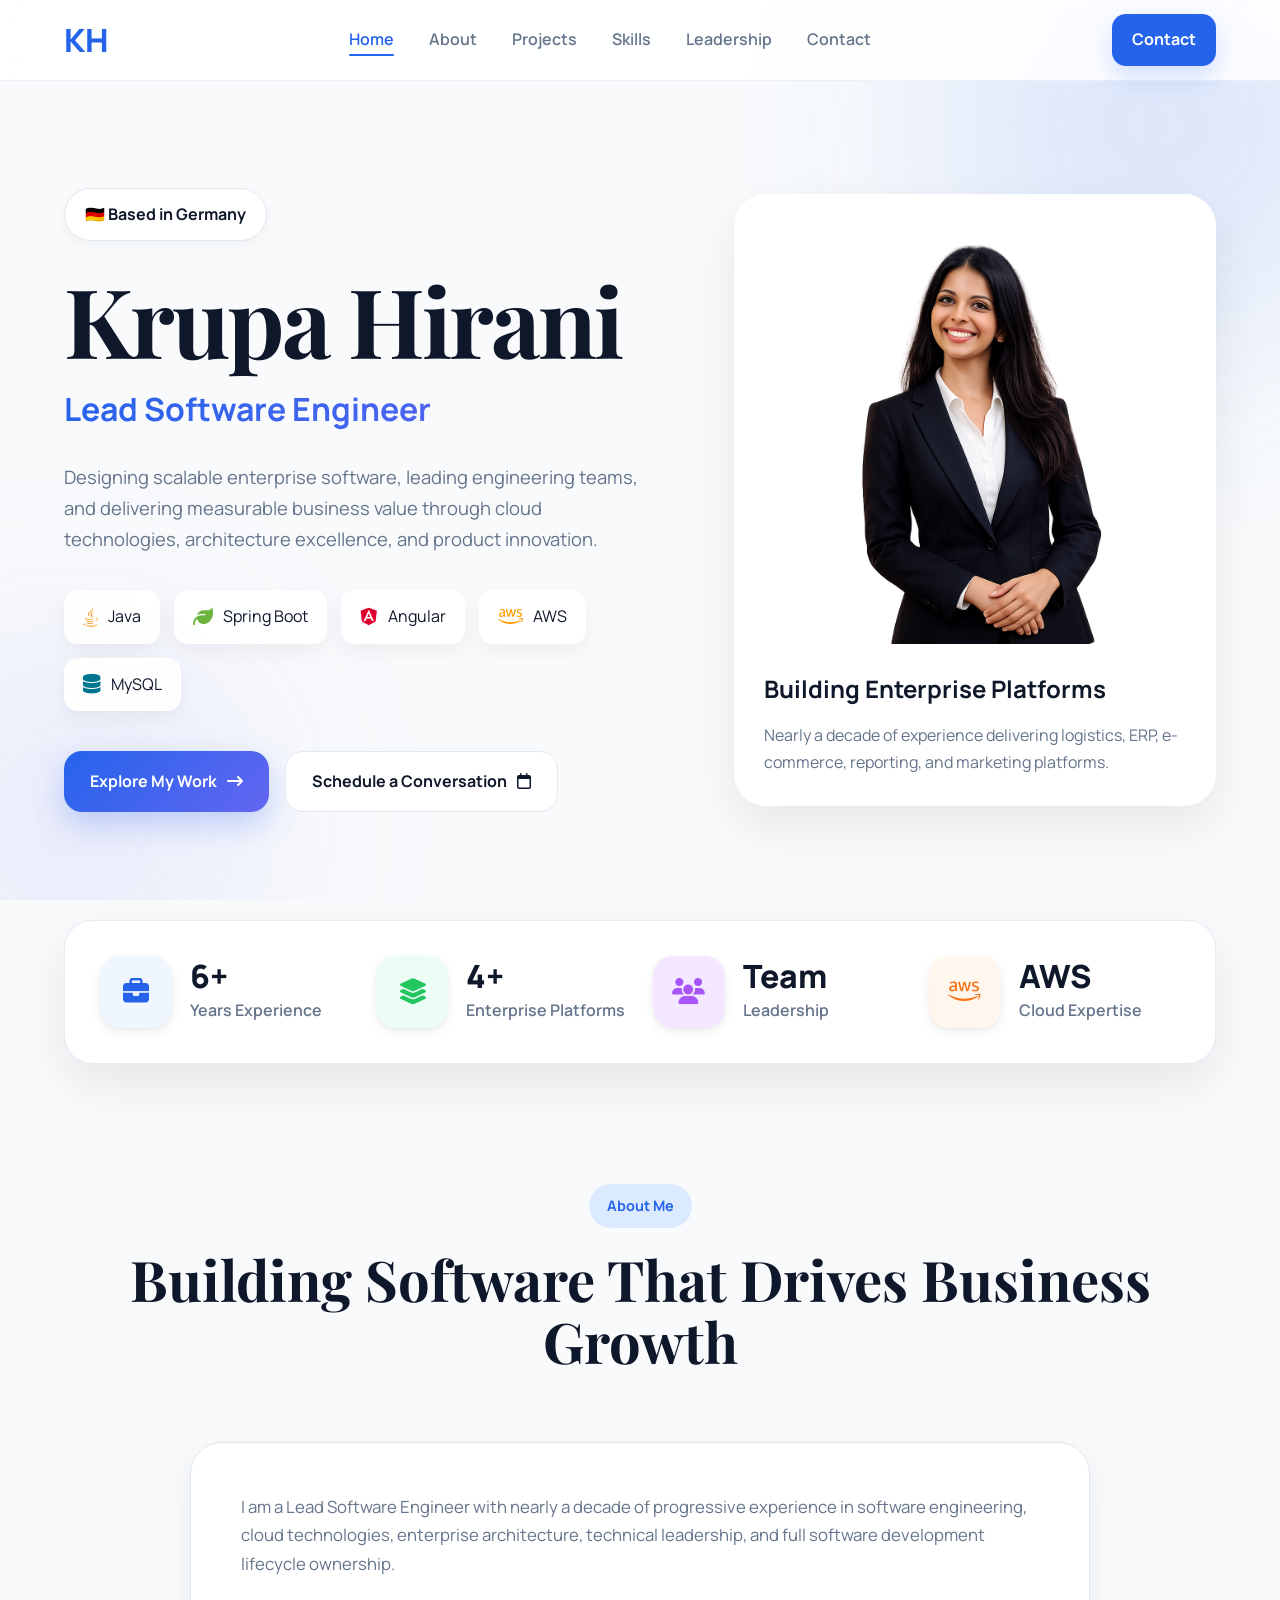
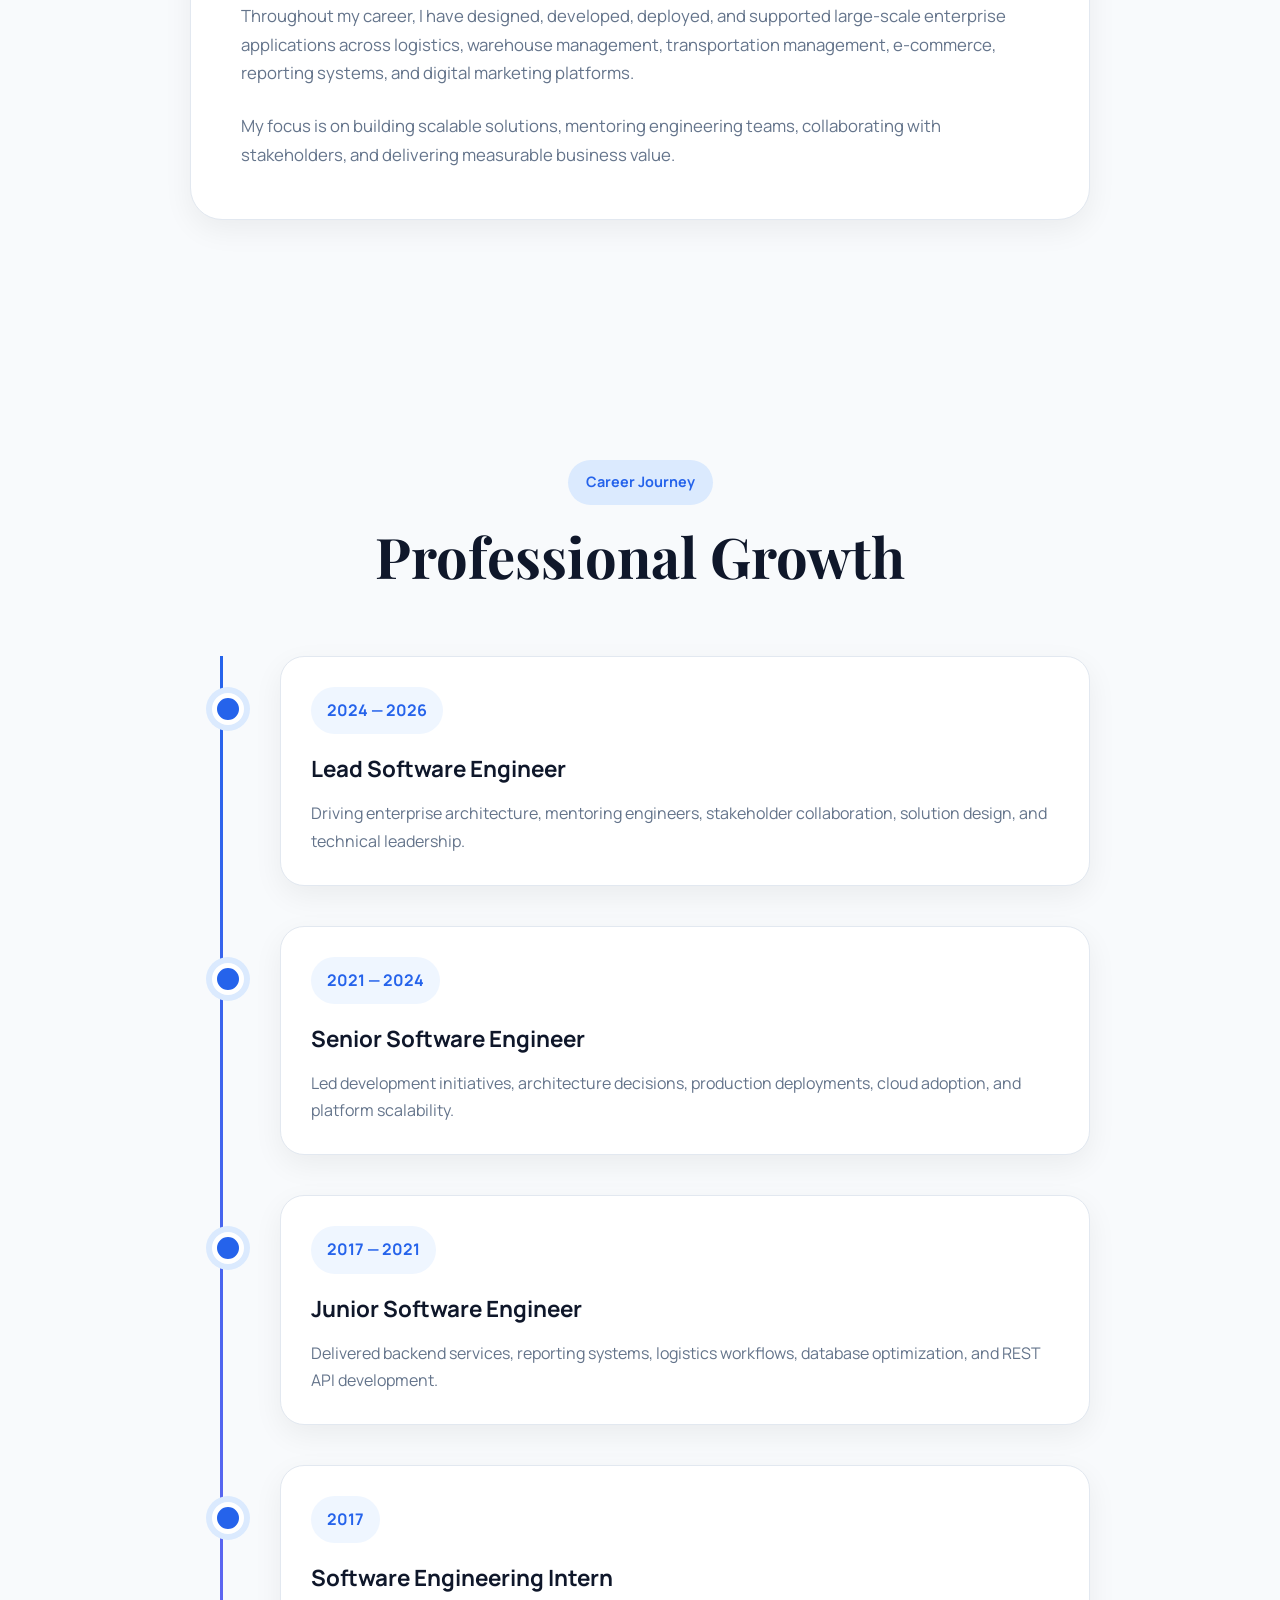
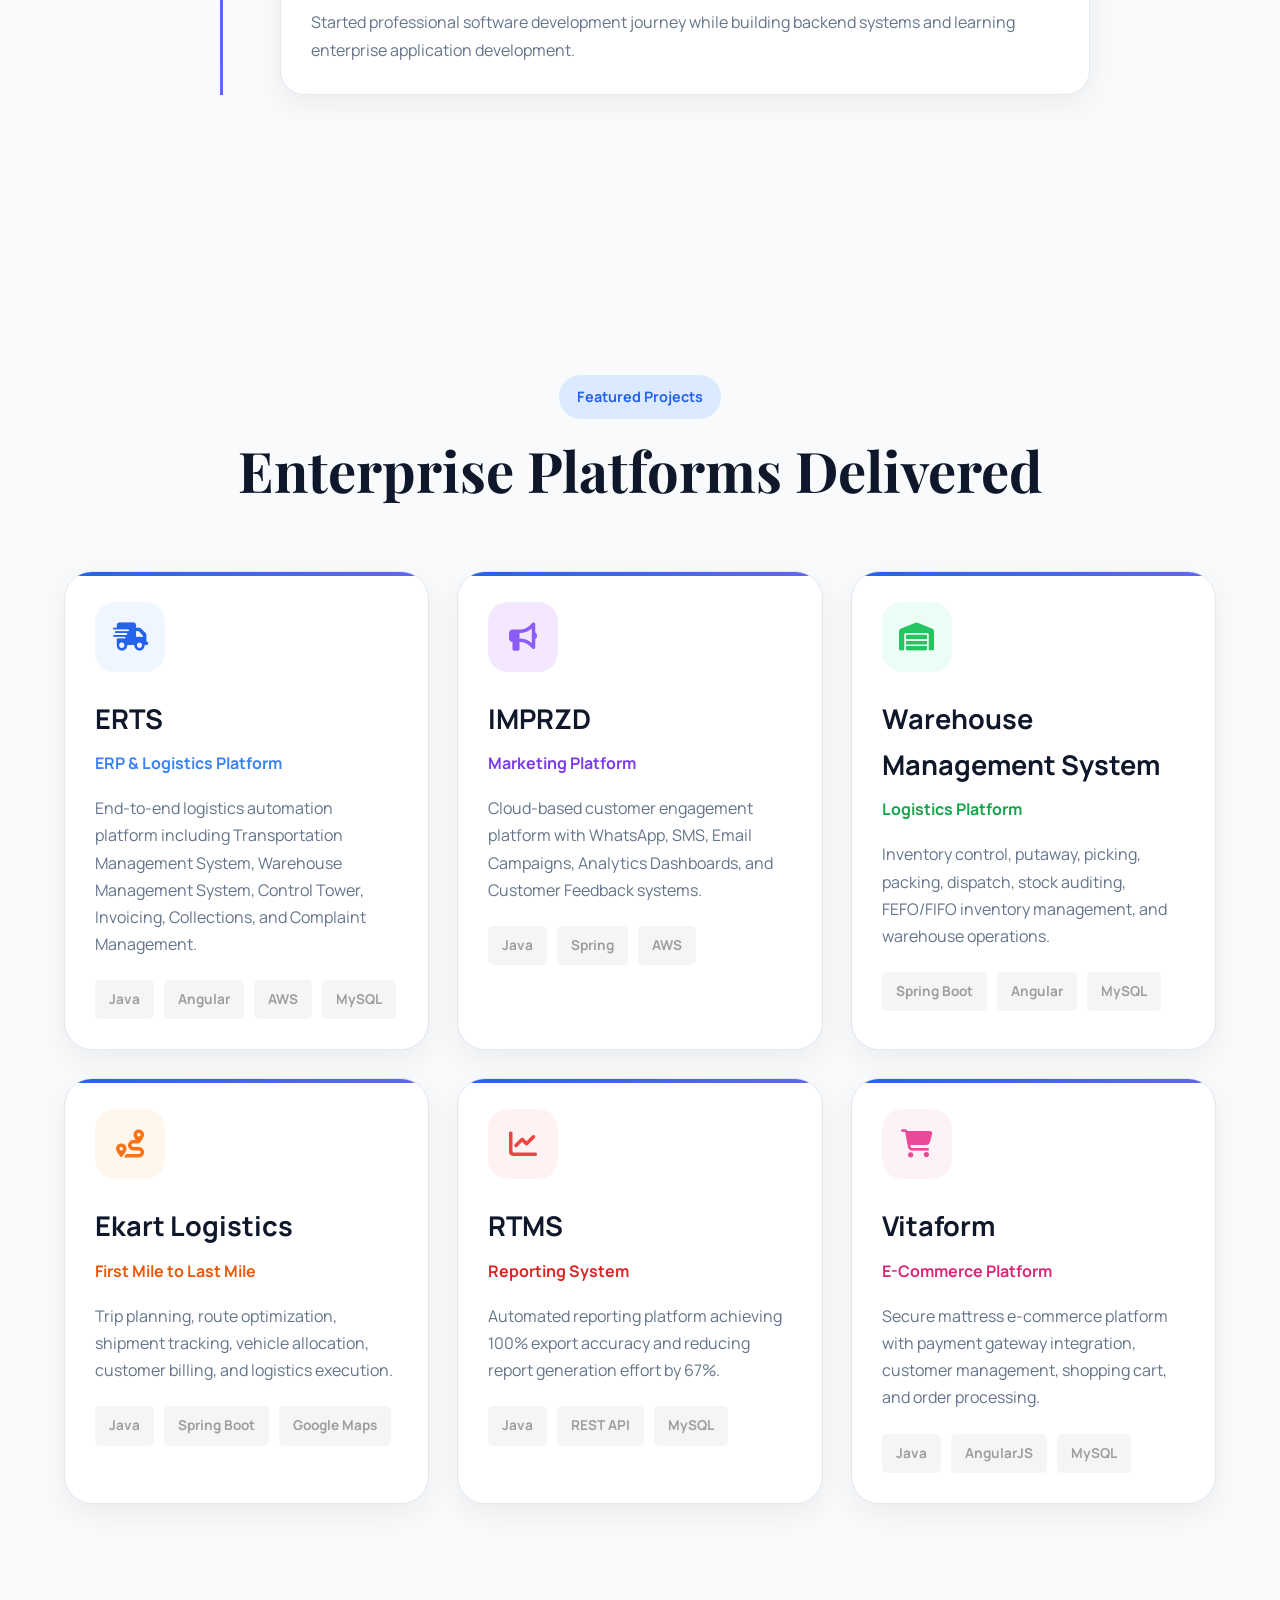
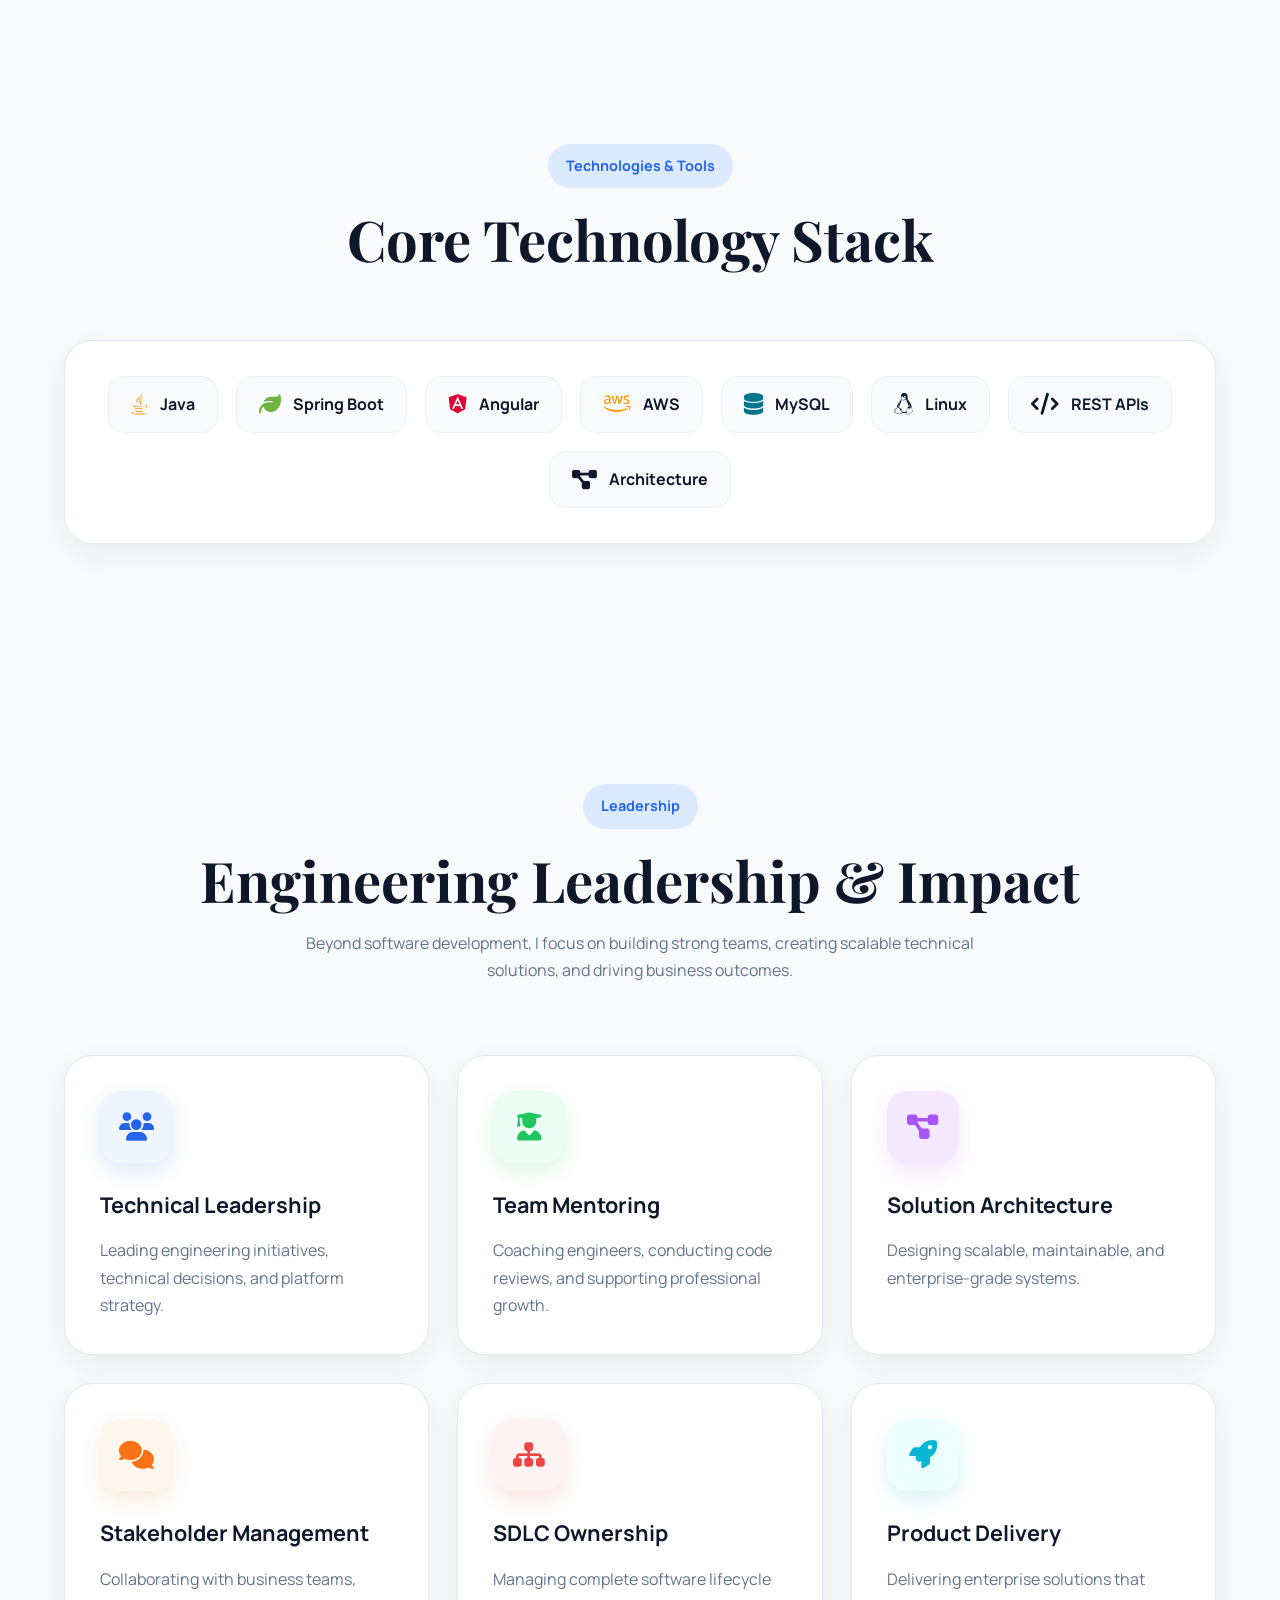
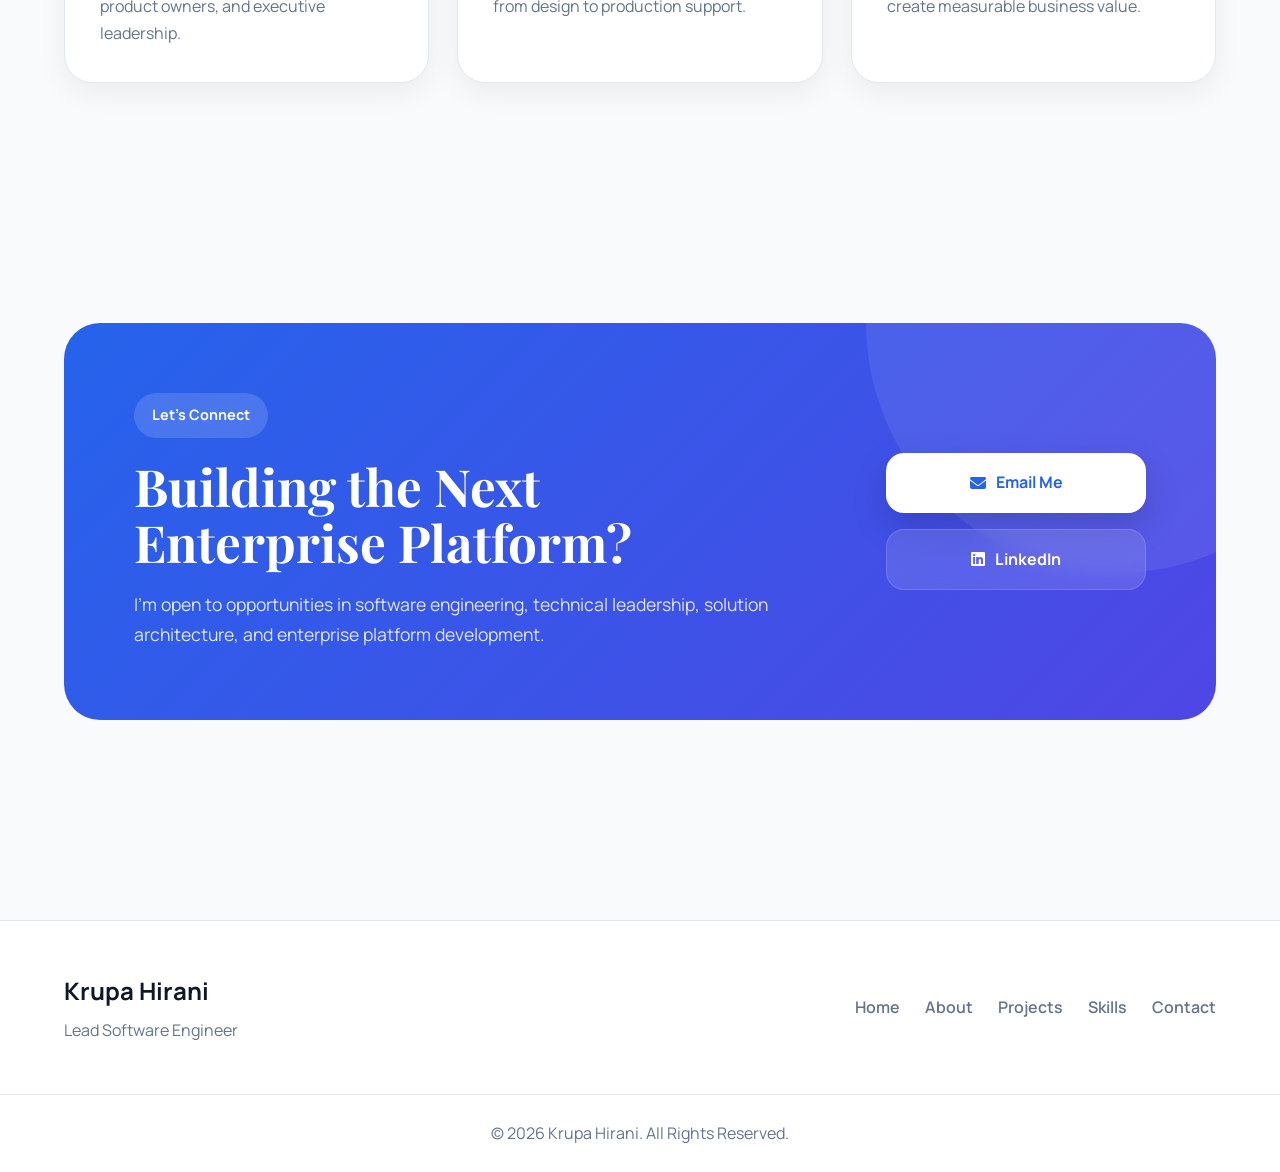
<file: index.html>
<!DOCTYPE html>
<html lang="en">

<head>

    <meta charset="UTF-8">

    <meta name="viewport"
          content="width=device-width, initial-scale=1.0">

    <title>
        Krupa Hirani | Lead Software Engineer
    </title>

    <meta name="description"
          content="Lead Software Engineer in Germany specializing in Enterprise Software, Logistics Platforms, Cloud Solutions, Architecture and Engineering Leadership.">

    <!-- Google Fonts -->

    <link href="https://fonts.googleapis.com/css2?family=Manrope:wght@300;400;500;600;700;800&family=Playfair+Display:wght@600;700&display=swap"
          rel="stylesheet">

    <!-- Font Awesome -->

    <link rel="stylesheet"
          href="https://cdnjs.cloudflare.com/ajax/libs/font-awesome/6.7.2/css/all.min.css">

    <link rel="stylesheet"
          href="styles.css">

</head>

<body>

    <!-- ================================= -->
    <!-- NAVIGATION -->
    <!-- ================================= -->

    <header id="navbar">

        <div class="container nav-container">

            <a href="#home"
               class="logo">

                KH

            </a>

            <nav>

                <ul class="nav-links">

                    <li>
                        <a href="#home">
                            Home
                        </a>
                    </li>

                    <li>
                        <a href="#about">
                            About
                        </a>
                    </li>

                    <li>
                        <a href="#projects">
                            Projects
                        </a>
                    </li>

                    <li>
                        <a href="#skills">
                            Skills
                        </a>
                    </li>

                    <li>
                        <a href="#leadership">
                            Leadership
                        </a>
                    </li>

                    <li>
                        <a href="#contact">
                            Contact
                        </a>
                    </li>

                </ul>

            </nav>

            <div class="nav-actions">

                <a href="#contact"
                   class="nav-btn">

                    Contact

                </a>

            </div>

            <div class="hamburger">

                <span></span>
                <span></span>
                <span></span>

            </div>

        </div>

    </header>

    <!-- ================================= -->
    <!-- HERO -->
    <!-- ================================= -->

    <section id="home"
             class="hero">

        <div class="hero-blur hero-blur-1"></div>
        <div class="hero-blur hero-blur-2"></div>

        <div class="container hero-grid">

            <!-- LEFT -->

            <div class="hero-content">

                <span class="hero-badge">

                    🇩🇪 Based in Germany

                </span>

                <h1>

                    Krupa Hirani

                </h1>

                <h2>

                    Lead Software Engineer

                </h2>

                <p>

                    Designing scalable enterprise software,
                    leading engineering teams,
                    and delivering measurable business value
                    through cloud technologies,
                    architecture excellence,
                    and product innovation.

                </p>

                <div class="technology-badges">

                    <span>
                        <i class="fa-brands fa-java java-icon"></i>
                        Java
                    </span>

                    <span>
                        <i class="fa-solid fa-leaf spring-icon"></i>
                        Spring Boot
                    </span>

                    <span>
                        <i class="fa-brands fa-angular angular-icon"></i>
                        Angular
                    </span>

                    <span>
                        <i class="fa-brands fa-aws aws-icon"></i>
                        AWS
                    </span>

                    <span>
                        <i class="fa-solid fa-database mysql-icon"></i>
                        MySQL
                    </span>

                </div>

                <div class="hero-actions">

                    <a href="#projects"
                       class="btn-primary">

                        Explore My Work

                        <i class="fa-solid fa-arrow-right-long"></i>

                    </a>

                    <a href="#contact"
                       class="btn-secondary">

                        Schedule a Conversation

                        <i class="fa-regular fa-calendar"></i>

                    </a>

                </div>

            </div>

            <!-- RIGHT -->

            <div class="hero-profile">

                <div class="profile-card">

                    <div class="profile-image">

                        <!-- Replace with your photo -->

                        <img src="profileImg.png"
                             alt="Krupa Hirani">

                    </div>

                    <div class="profile-details">

                        <h3>

                            Building Enterprise Platforms

                        </h3>

                        <p>

                            Nearly a decade of experience
                            delivering logistics,
                            ERP,
                            e-commerce,
                            reporting,
                            and marketing platforms.

                        </p>

                    </div>

                </div>

            </div>

        </div>

    </section>

    <!-- ================================= -->
    <!-- IMPACT SUMMARY -->
    <!-- ================================= -->

    <section class="impact-section">

        <div class="container">

            <div class="impact-summary">

                <div class="summary-item">

                    <div class="summary-icon">

                        <i class="fa-solid fa-briefcase"></i>

                    </div>

                    <div>

                        <h3 class="counter"
                            data-target="9">

                            0

                        </h3>

                        <span>
                            Years Experience
                        </span>

                    </div>

                </div>

                <div class="summary-item">

                    <div class="summary-icon">

                        <i class="fa-solid fa-layer-group"></i>

                    </div>

                    <div>

                        <h3 class="counter"
                            data-target="6">

                            0

                        </h3>

                        <span>
                            Enterprise Platforms
                        </span>

                    </div>

                </div>

                <div class="summary-item">

                    <div class="summary-icon">

                        <i class="fa-solid fa-users"></i>

                    </div>

                    <div>

                        <h3>

                            Team

                        </h3>

                        <span>
                            Leadership
                        </span>

                    </div>

                </div>

                <div class="summary-item">

                    <div class="summary-icon">

                        <i class="fa-brands fa-aws"></i>

                    </div>

                    <div>

                        <h3>

                            AWS

                        </h3>

                        <span>
                            Cloud Expertise
                        </span>

                    </div>

                </div>

            </div>

        </div>

    </section>
        <!-- ================================= -->
    <!-- ABOUT -->
    <!-- ================================= -->

    <section id="about"
             class="section">

        <div class="container">

            <div class="section-header">

                <span class="section-tag">

                    About Me

                </span>

                <h2>

                    Building Software That
                    Drives Business Growth

                </h2>

            </div>

            <div class="about-wrapper">

                <div class="about-card">

                    <p>

                        I am a Lead Software Engineer with nearly a decade
                        of progressive experience in software engineering,
                        cloud technologies, enterprise architecture,
                        technical leadership, and full software
                        development lifecycle ownership.

                    </p>

                    <p>

                        Throughout my career, I have designed,
                        developed, deployed, and supported
                        large-scale enterprise applications across
                        logistics, warehouse management,
                        transportation management,
                        e-commerce, reporting systems,
                        and digital marketing platforms.

                    </p>

                    <p>

                        My focus is on building scalable solutions,
                        mentoring engineering teams,
                        collaborating with stakeholders,
                        and delivering measurable business value.

                    </p>

                </div>

            </div>

        </div>

    </section>

    <!-- ================================= -->
    <!-- CAREER JOURNEY -->
    <!-- ================================= -->

    <section class="section timeline-section">

        <div class="container">

            <div class="section-header">

                <span class="section-tag">

                    Career Journey

                </span>

                <h2>

                    Professional Growth

                </h2>

            </div>

            <div class="timeline">
                <div class="timeline-item">

                    <div class="timeline-year">

                        2024 — 2026

                    </div>

                    <div class="timeline-content">

                        <h3>

                            Lead Software Engineer

                        </h3>

                        <p>

                            Driving enterprise architecture,
                            mentoring engineers,
                            stakeholder collaboration,
                            solution design,
                            and technical leadership.

                        </p>

                    </div>

                </div>

                <div class="timeline-item">

                    <div class="timeline-year">

                        2021 — 2024

                    </div>

                    <div class="timeline-content">

                        <h3>

                            Senior Software Engineer

                        </h3>

                        <p>

                            Led development initiatives,
                            architecture decisions,
                            production deployments,
                            cloud adoption,
                            and platform scalability.

                        </p>

                    </div>

                </div>

                <div class="timeline-item">

                    <div class="timeline-year">

                        2017 — 2021

                    </div>

                    <div class="timeline-content">

                        <h3>

                            Junior Software Engineer

                        </h3>

                        <p>

                            Delivered backend services,
                            reporting systems,
                            logistics workflows,
                            database optimization,
                            and REST API development.

                        </p>

                    </div>

                </div>

                <div class="timeline-item">

                    <div class="timeline-year">

                        2017

                    </div>

                    <div class="timeline-content">

                        <h3>

                            Software Engineering Intern

                        </h3>

                        <p>

                            Started professional software
                            development journey while building
                            backend systems and learning
                            enterprise application development.

                        </p>

                    </div>

                </div>

            </div>

        </div>

    </section>

    <!-- ================================= -->
    <!-- FEATURED PROJECTS -->
    <!-- ================================= -->

    <section id="projects"
             class="section">

        <div class="container">

            <div class="section-header">

                <span class="section-tag">

                    Featured Projects

                </span>

                <h2>

                    Enterprise Platforms Delivered

                </h2>

            </div>

            <div class="projects-grid">

                <!-- ERTS -->

                <div class="project-card" onclick="openProject('erts')">

                    <div class="project-icon">

                        <i class="fa-solid fa-truck-fast"></i>

                    </div>

                    <h3>

                        ERTS

                    </h3>

                    <h4>

                        ERP & Logistics Platform

                    </h4>

                    <p>

                        End-to-end logistics automation
                        platform including Transportation
                        Management System,
                        Warehouse Management System,
                        Control Tower,
                        Invoicing,
                        Collections,
                        and Complaint Management.

                    </p>

                    <div class="project-tags">

                        <span>Java</span>
                        <span>Angular</span>
                        <span>AWS</span>
                        <span>MySQL</span>

                    </div>

                </div>

                <!-- IMPRZD -->

                <div class="project-card" onclick="openProject('imprzd')">

                    <div class="project-icon">

                        <i class="fa-solid fa-bullhorn"></i>

                    </div>

                    <h3>

                        IMPRZD

                    </h3>

                    <h4>

                        Marketing Platform

                    </h4>

                    <p>

                        Cloud-based customer engagement
                        platform with WhatsApp,
                        SMS,
                        Email Campaigns,
                        Analytics Dashboards,
                        and Customer Feedback systems.

                    </p>

                    <div class="project-tags">

                        <span>Java</span>
                        <span>Spring</span>
                        <span>AWS</span>

                    </div>

                </div>

                <!-- WMS -->

                <div class="project-card" onclick="openProject('wms')">

                    <div class="project-icon">

                        <i class="fa-solid fa-warehouse"></i>

                    </div>

                    <h3>

                        Warehouse Management System

                    </h3>

                    <h4>

                        Logistics Platform

                    </h4>

                    <p>

                        Inventory control,
                        putaway,
                        picking,
                        packing,
                        dispatch,
                        stock auditing,
                        FEFO/FIFO inventory management,
                        and warehouse operations.

                    </p>

                    <div class="project-tags">

                        <span>Spring Boot</span>
                        <span>Angular</span>
                        <span>MySQL</span>

                    </div>

                </div>

                <!-- EKART -->

                <div class="project-card" onclick="openProject('ekart')">

                    <div class="project-icon">

                        <i class="fa-solid fa-route"></i>

                    </div>

                    <h3>

                        Ekart Logistics

                    </h3>

                    <h4>

                        First Mile to Last Mile

                    </h4>

                    <p>

                        Trip planning,
                        route optimization,
                        shipment tracking,
                        vehicle allocation,
                        customer billing,
                        and logistics execution.

                    </p>

                    <div class="project-tags">

                        <span>Java</span>
                        <span>Spring Boot</span>
                        <span>Google Maps</span>

                    </div>

                </div>

                <!-- RTMS -->

                <div class="project-card" onclick="openProject('rtms')">

                    <div class="project-icon">

                        <i class="fa-solid fa-chart-line"></i>

                    </div>

                    <h3>

                        RTMS

                    </h3>

                    <h4>

                        Reporting System

                    </h4>

                    <p>

                        Automated reporting platform
                        achieving 100% export accuracy
                        and reducing report generation
                        effort by 67%.

                    </p>

                    <div class="project-tags">

                        <span>Java</span>
                        <span>REST API</span>
                        <span>MySQL</span>

                    </div>

                </div>

                <!-- VITAFORM -->

                <div class="project-card" onclick="openProject('vitaform')">

                    <div class="project-icon">

                        <i class="fa-solid fa-cart-shopping"></i>

                    </div>

                    <h3>

                        Vitaform

                    </h3>

                    <h4>

                        E-Commerce Platform

                    </h4>

                    <p>

                        Secure mattress e-commerce
                        platform with payment gateway
                        integration,
                        customer management,
                        shopping cart,
                        and order processing.

                    </p>

                    <div class="project-tags">

                        <span>Java</span>
                        <span>AngularJS</span>
                        <span>MySQL</span>

                    </div>

                </div>

            </div>

        </div>

    </section>

    <!-- ================================= -->
    <!-- TECHNOLOGY TOOLBAR -->
    <!-- ================================= -->

    <section id="skills"
             class="section">

        <div class="container">

            <div class="section-header">

                <span class="section-tag">

                    Technologies & Tools

                </span>

                <h2>

                    Core Technology Stack

                </h2>

            </div>

            <div class="tech-toolbar">

                <div class="tech-item">
                    <i class="fa-brands fa-java java-icon"></i>
                    Java
                </div>

                <div class="tech-item">
                    <i class="fa-solid fa-leaf spring-icon"></i>
                    Spring Boot
                </div>

                <div class="tech-item">
                    <i class="fa-brands fa-angular angular-icon"></i>
                    Angular
                </div>

                <div class="tech-item">
                    <i class="fa-brands fa-aws aws-icon"></i>
                    AWS
                </div>

                <div class="tech-item">
                    <i class="fa-solid fa-database mysql-icon"></i>
                    MySQL
                </div>

                <div class="tech-item">
                    <i class="fa-brands fa-linux linux-icon"></i>
                    Linux
                </div>

                <div class="tech-item">
                    <i class="fa-solid fa-code"></i>
                    REST APIs
                </div>

                <div class="tech-item">
                    <i class="fa-solid fa-diagram-project"></i>
                    Architecture
                </div>

            </div>

        </div>

    </section>
        <!-- ================================= -->
    <!-- LEADERSHIP -->
    <!-- ================================= -->

    <section id="leadership"
             class="section">

        <div class="container">

            <div class="section-header">

                <span class="section-tag">

                    Leadership

                </span>

                <h2>

                    Engineering Leadership & Impact

                </h2>

                <p>

                    Beyond software development,
                    I focus on building strong teams,
                    creating scalable technical solutions,
                    and driving business outcomes.

                </p>

            </div>

            <div class="leadership-grid">

                <div class="leadership-card">

                    <div class="leadership-icon">

                        <i class="fa-solid fa-users"></i>

                    </div>

                    <h3>

                        Technical Leadership

                    </h3>

                    <p>

                        Leading engineering initiatives,
                        technical decisions,
                        and platform strategy.

                    </p>

                </div>

                <div class="leadership-card">

                    <div class="leadership-icon">

                        <i class="fa-solid fa-user-graduate"></i>

                    </div>

                    <h3>

                        Team Mentoring

                    </h3>

                    <p>

                        Coaching engineers,
                        conducting code reviews,
                        and supporting professional growth.

                    </p>

                </div>

                <div class="leadership-card">

                    <div class="leadership-icon">

                        <i class="fa-solid fa-diagram-project"></i>

                    </div>

                    <h3>

                        Solution Architecture

                    </h3>

                    <p>

                        Designing scalable,
                        maintainable,
                        and enterprise-grade systems.

                    </p>

                </div>

                <div class="leadership-card">

                    <div class="leadership-icon">

                        <i class="fa-solid fa-comments"></i>

                    </div>

                    <h3>

                        Stakeholder Management

                    </h3>

                    <p>

                        Collaborating with business teams,
                        product owners,
                        and executive leadership.

                    </p>

                </div>

                <div class="leadership-card">

                    <div class="leadership-icon">

                        <i class="fa-solid fa-sitemap"></i>

                    </div>

                    <h3>

                        SDLC Ownership

                    </h3>

                    <p>

                        Managing complete software lifecycle
                        from design to production support.

                    </p>

                </div>

                <div class="leadership-card">

                    <div class="leadership-icon">

                        <i class="fa-solid fa-rocket"></i>

                    </div>

                    <h3>

                        Product Delivery

                    </h3>

                    <p>

                        Delivering enterprise solutions
                        that create measurable business value.

                    </p>

                </div>

            </div>

        </div>

    </section>

    <!-- ================================= -->
    <!-- CONTACT CTA -->
    <!-- ================================= -->

    <section id="contact"
             class="contact-section">

        <div class="container">

            <div class="contact-banner">

                <div class="contact-content">

                    <span class="section-tag">

                        Let's Connect

                    </span>

                    <h2>

                        Building the Next Enterprise Platform?

                    </h2>

                    <p>

                        I'm open to opportunities in
                        software engineering,
                        technical leadership,
                        solution architecture,
                        and enterprise platform development.

                    </p>

                </div>

                <div class="contact-actions">

                    <a href="mailto:krupahirani07@gmail.com"
                       class="btn-primary">

                        <i class="fa-solid fa-envelope"></i>

                        Email Me

                    </a>

                    <a href="https://www.linkedin.com/in/hirani-krupa-6bb88b159"
                       target="_blank"
                       class="btn-secondary">

                        <i class="fa-brands fa-linkedin"></i>

                        LinkedIn

                    </a>

                   <!-- <a href="https://github.com/your-profile"
                       target="_blank"
                       class="btn-secondary">

                        <i class="fa-brands fa-github"></i>

                        GitHub

                    </a> -->

                </div>

            </div>

        </div>

    </section>

    <!-- ================================= -->
    <!-- FOOTER -->
    <!-- ================================= -->

    <footer>

        <div class="container footer-content">

            <div class="footer-brand">

                <h3>

                    Krupa Hirani

                </h3>

                <p>

                    Lead Software Engineer

                </p>

            </div>

            <div class="footer-links">

                <a href="#home">Home</a>
                <a href="#about">About</a>
                <a href="#projects">Projects</a>
                <a href="#skills">Skills</a>
                <a href="#contact">Contact</a>

            </div>

        </div>

        <div class="footer-bottom">

            <p>

                © 2026 Krupa Hirani.
                All Rights Reserved.

            </p>

        </div>

    </footer>


    <div class="project-modal" id="projectModal">

        <div class="project-modal-content">
    
            <span class="close-modal">&times;</span>
    
            <div id="modalBody"></div>
    
        </div>
    
    </div>

    <!-- ================================= -->
    <!-- JAVASCRIPT -->
    <!-- ================================= -->

    <script src="script.js"></script>

</body>
</html>
</file>
<file: styles.css>
/* =========================================
   STYLES V2 - PART 1
   RESET + GLOBAL + NAVBAR + HERO
========================================= */

/* =========================================
   VARIABLES
========================================= */

:root {

    --primary: #2563EB;
    --primary-light: #DBEAFE;

    --secondary: #6366F1;

    --background: #F8FAFC;

    --surface: #FFFFFF;

    --text: #0F172A;

    --text-light: #64748B;

    --border: #E2E8F0;

    --radius: 24px;

    --shadow-sm:
        0 4px 12px rgba(0,0,0,.04);

    --shadow-md:
        0 10px 30px rgba(0,0,0,.06);

    --shadow-lg:
        0 20px 50px rgba(0,0,0,.08);

    --transition:
        all .3s ease;

}

/* =========================================
   RESET
========================================= */

*{

    margin:0;
    padding:0;

    box-sizing:border-box;

}

html{

    scroll-behavior:smooth;

}

body{

    font-family:'Manrope',sans-serif;

    background:var(--background);

    color:var(--text);

    overflow-x:hidden;

    line-height:1.7;

}

img{

    max-width:100%;

    display:block;

}

a{

    text-decoration:none;

}

ul{

    list-style:none;

}

/* =========================================
   GLOBAL
========================================= */

.container{

    width:90%;

    max-width:1200px;

    margin:auto;

}

.section{

    padding:120px 0;

}

.section-header{

    text-align:center;

    margin-bottom:70px;

}

.section-tag{

    display:inline-block;

    background:var(--primary-light);

    color:var(--primary);

    padding:10px 18px;

    border-radius:999px;

    font-size:.9rem;

    font-weight:700;

    margin-bottom:20px;

}

.section-header h2{

    font-family:'Playfair Display',serif;

    font-size:clamp(2.2rem,5vw,3.5rem);

    line-height:1.1;

    margin-bottom:20px;

}

.section-header p{

    max-width:700px;

    margin:auto;

    color:var(--text-light);

}

/* =========================================
   NAVBAR
========================================= */

#navbar{

    position:fixed;

    top:0;
    left:0;

    width:100%;

    z-index:1000;

    background:
        rgba(255,255,255,.85);

    backdrop-filter:
        blur(18px);

    border-bottom:
        1px solid rgba(226,232,240,.6);

    transition:
        .3s ease;

}

.nav-container{

    height:80px;

    display:flex;

    align-items:center;

    justify-content:space-between;

}

.logo{

    font-size:2rem;

    font-weight:800;

    color:var(--primary);

}

.nav-links{

    display:flex;

    align-items:center;

    gap:35px;

}

.nav-links a{

    color:var(--text-light);

    font-weight:600;

    transition:var(--transition);

}

.nav-links a:hover{

    color:var(--primary);

}

.active-link{

    color:var(--primary) !important;

}

.nav-actions{

    display:flex;

    align-items:center;

    gap:15px;

}

.nav-btn{

    background:var(--primary);

    color:white;

    padding:12px 20px;

    border-radius:14px;

    font-weight:700;

    box-shadow:
        0 10px 25px rgba(37,99,235,.20);

}

.nav-btn:hover{

    transform:
        translateY(-2px);

}

/* =========================================
   MOBILE MENU
========================================= */

.hamburger{

    display:none;

    cursor:pointer;

    flex-direction:column;

    gap:5px;

}

.hamburger span{

    width:28px;

    height:3px;

    background:var(--text);

    border-radius:10px;

}

/* =========================================
   HERO
========================================= */

.hero{

    min-height:100vh;

    display:flex;

    align-items:center;

    position:relative;

    overflow:hidden;

    padding-top:100px;

}

.hero-grid{

    display:grid;

    grid-template-columns:
        1.1fr .9fr;

    gap:80px;

    align-items:center;

}

.hero-badge{

    display:inline-flex;

    align-items:center;

    gap:10px;

    background:white;

    border:1px solid var(--border);

    padding:12px 20px;

    border-radius:999px;

    box-shadow:var(--shadow-sm);

    margin-bottom:30px;

    font-weight:700;

}

.hero-content h1{

    font-family:
        'Playfair Display',
        serif;

    font-size:
        clamp(4rem,8vw,6rem);

    line-height:1;

    letter-spacing:-3px;

    margin-bottom:15px;

}

.hero-content h2{

    font-size:2rem;

    font-weight:700;

    margin-bottom:25px;

    background:
        linear-gradient(
            135deg,
            #2563EB,
            #6366F1
        );

    -webkit-background-clip:text;

    -webkit-text-fill-color:transparent;

}

.hero-content p{

    font-size:1.15rem;

    color:var(--text-light);

    max-width:650px;

    margin-bottom:35px;

}

/* =========================================
   HERO BLUR EFFECTS
========================================= */

.hero-blur{

    position:absolute;

    border-radius:50%;

    filter:blur(100px);

    z-index:-1;

}

.hero-blur-1{

    width:450px;

    height:450px;

    background:
        rgba(37,99,235,.12);

    top:-100px;

    right:-100px;

}

.hero-blur-2{

    width:350px;

    height:350px;

    background:
        rgba(99,102,241,.10);

    bottom:-100px;

    left:-100px;

}

/* =========================================
   TECHNOLOGY BADGES
========================================= */

.technology-badges{

    display:flex;

    flex-wrap:wrap;

    gap:14px;

    margin-bottom:40px;

}

.technology-badges span{

    display:flex;

    align-items:center;

    gap:10px;

    background:
        rgba(255,255,255,.9);

    border:1px solid rgba(255,255,255,.4);

    backdrop-filter:
        blur(10px);

    padding:12px 18px;

    border-radius:14px;

    box-shadow:
        0 8px 20px rgba(0,0,0,.05);

    transition:
        all .3s ease;

}

.technology-badges span:hover{

    transform:
        translateY(-4px);

    box-shadow:
        0 15px 35px rgba(37,99,235,.12);

}

.technology-badges i{

    font-size:20px;

}

/* =========================================
   TECHNOLOGY COLORS
========================================= */

.java-icon{
    color:#F89820;
}

.spring-icon{
    color:#6DB33F;
}

.angular-icon{
    color:#DD0031;
}

.aws-icon{
    color:#FF9900;
}

.mysql-icon{
    color:#00758F;
}

/* =========================================
   HERO BUTTONS
========================================= */

.hero-actions{

    display:flex;

    gap:16px;

    flex-wrap:wrap;

}

.btn-primary,
.btn-secondary{

    display:flex;

    align-items:center;

    gap:10px;

    padding:16px 26px;

    border-radius:18px;

    font-weight:700;

    transition:all .3s ease;

}

.btn-primary{

    background:
        linear-gradient(
            135deg,
            #2563EB,
            #6366F1
        );

    color:white;

    box-shadow:
        0 12px 30px rgba(37,99,235,.25);

}

.btn-primary:hover{

    transform:
        translateY(-4px);

    box-shadow:
        0 20px 40px rgba(37,99,235,.35);

}

.btn-secondary{

    background:white;

    color:var(--text);

    border:1px solid var(--border);

}

.btn-secondary:hover{

    transform:
        translateY(-4px);

    box-shadow:
        var(--shadow-md);

}

/* =========================================
   PROFILE CARD
========================================= */

.profile-card{

    background:white;

    border-radius:32px;

    padding:30px;

    box-shadow:
        var(--shadow-lg);

}

.profile-image{

    border-radius:24px;

    overflow:hidden;

    margin-bottom:25px;

}

.profile-image img{

    width:100%;

    height:420px;

    object-fit:cover;

}

.profile-details h3{

    font-size:1.5rem;

    margin-bottom:12px;

}

.profile-details p{

    color:var(--text-light);

}

/* =========================================
   RESPONSIVE HERO
========================================= */

@media(max-width:1024px){

    .hero-grid{

        grid-template-columns:1fr;

        text-align:center;

    }

    .hero-content p{

        margin-left:auto;
        margin-right:auto;

    }

    .technology-badges{

        justify-content:center;

    }

    .hero-actions{

        justify-content:center;

    }

    .profile-card{

        max-width:500px;

        margin:auto;

    }

}

@media(max-width:768px){

    .nav-links,
    .nav-actions{

        display:none;

    }

    .hamburger{

        display:flex;

    }

    .hero-content h1{

        font-size:3.5rem;

    }

    .hero-content h2{

        font-size:1.5rem;

    }

    .hero-actions{

        flex-direction:column;

    }

    .btn-primary,
    .btn-secondary{

        justify-content:center;

    }

    .section{

        padding:80px 0;

    }

}

/* =========================================
   STYLES V2 - PART 2
   IMPACT + ABOUT + TIMELINE +
   PROJECTS + TECHNOLOGY TOOLBAR
========================================= */

/* =========================================
   IMPACT SUMMARY
========================================= */

.impact-section{

    margin-top:20px;

    position:relative;

    z-index:10;

}

.impact-summary{

    background:white;

    border-radius:28px;

    padding:35px;

    display:grid;

    grid-template-columns:
        repeat(4,1fr);

    gap:25px;

    box-shadow:
        0 20px 50px rgba(0,0,0,.08);

    border:
        1px solid rgba(226,232,240,.8);

}

.summary-item{

    display:flex;

    align-items:center;

    gap:18px;

}

/* Years Experience */

.summary-item:nth-child(1) .summary-icon{

    background:#EFF6FF;

}

.summary-item:nth-child(1) .summary-icon i{

    color:#2563EB;

}

/* Enterprise Platforms */

.summary-item:nth-child(2) .summary-icon{

    background:#ECFDF5;

}

.summary-item:nth-child(2) .summary-icon i{

    color:#22C55E;

}

/* Leadership */

.summary-item:nth-child(3) .summary-icon{

    background:#F3E8FF;

}

.summary-item:nth-child(3) .summary-icon i{

    color:#A855F7;

}

/* AWS */

.summary-item:nth-child(4) .summary-icon{

    background:#FFF7ED;

}

.summary-item:nth-child(4) .summary-icon i{

    color:#F97316;

}

.summary-icon{

    width:72px;

    height:72px;

    display:flex;

    align-items:center;

    justify-content:center;

    border-radius:20px;

    transition:all .3s ease;

    box-shadow:
        0 4px 12px rgba(0,0,0,.06),
        0 2px 4px rgba(0,0,0,.03);

}

.summary-icon i{

    font-size:26px;

    color:var(--primary);

}

.summary-item h3{

    font-size:2rem;

    font-weight:800;

    line-height:1;

    margin-bottom:5px;

}

.summary-item span{

    color:var(--text-light);

    font-weight:600;

}

.summary-item:hover .summary-icon{

    transform:
        translateY(-4px)
        scale(1.05);

}

.summary-item:nth-child(1):hover .summary-icon{
    box-shadow:0 10px 25px rgba(37,99,235,.20);
}

.summary-item:nth-child(2):hover .summary-icon{
    box-shadow:0 10px 25px rgba(34,197,94,.20);
}

.summary-item:nth-child(3):hover .summary-icon{
    box-shadow:0 10px 25px rgba(168,85,247,.20);
}

.summary-item:nth-child(4):hover .summary-icon{
    box-shadow:0 10px 25px rgba(249,115,22,.20);
}

/* =========================================
   ABOUT SECTION
========================================= */

.about-wrapper{

    display:flex;

    justify-content:center;

}

.about-card{

    background:white;

    max-width:900px;

    padding:50px;

    border-radius:32px;

    box-shadow:
        var(--shadow-md);

    border:
        1px solid var(--border);

}

.about-card p{

    color:var(--text-light);

    font-size:1.05rem;

    margin-bottom:24px;

}

.about-card p:last-child{

    margin-bottom:0;

}

/* =========================================
   TIMELINE
========================================= */

.timeline{

    max-width:900px;

    margin:auto;

    position:relative;

}

.timeline::before{

    content:"";

    position:absolute;

    left:30px;

    top:0;

    width:3px;

    height:100%;

    background:
        linear-gradient(
            to bottom,
            #2563EB,
            #6366F1
        );

}

.timeline-item{

    position:relative;

    margin-left:90px;

    margin-bottom:40px;

    background:white;

    border-radius:24px;

    padding:30px;

    box-shadow:
        var(--shadow-md);

    border:
        1px solid var(--border);

    transition:
        all .35s ease;

}

.timeline-item:hover{

    transform:
        translateX(10px);

    box-shadow:
        var(--shadow-lg);

}

.timeline-item::before{

    content:"";

    position:absolute;

    left:-69px;

    top:36px;

    width:22px;

    height:22px;

    border-radius:50%;

    background:var(--primary);

    border:5px solid white;

    box-shadow:
        0 0 0 6px #DBEAFE;

}

.timeline-year{

    display:inline-block;

    padding:10px 16px;

    border-radius:999px;

    background:#EFF6FF;

    color:var(--primary);

    font-weight:700;

    margin-bottom:16px;

}

.timeline-content h3{

    font-size:1.4rem;

    margin-bottom:12px;

}

.timeline-content p{

    color:var(--text-light);

}

/* =========================================
   PROJECTS
========================================= */

.projects-grid{

    display:grid;

    grid-template-columns:
        repeat(auto-fit,minmax(320px,1fr));

    gap:28px;

}

.project-card{

    position:relative;

    overflow:hidden;

    background:white;

    border-radius:28px;

    padding:30px;

    border:
        1px solid var(--border);

    box-shadow:
        var(--shadow-md);

    transition:
        all .35s ease;

}

.project-card:hover{

    transform:
        translateY(-10px);

    box-shadow:
        var(--shadow-lg);

}

.project-card::before{

    content:"";

    position:absolute;

    top:0;

    left:0;

    width:100%;

    height:4px;

    background:
        linear-gradient(
            90deg,
            #2563EB,
            #6366F1
        );

}

.project-card:nth-child(1) .project-icon{

    background:#EFF6FF;

}

.project-card:nth-child(1) .project-icon i{

    color:#2563EB;

}

.project-card:nth-child(1) h4{

    color:#3B82F6;

}

.project-card:nth-child(2) .project-icon{

    background:#F3E8FF;

}

.project-card:nth-child(2) .project-icon i{

    color:#8B5CF6;

}

.project-card:nth-child(2) h4{

    color:#7C3AED;

}

.project-card:nth-child(3) .project-icon{

    background:#ECFDF5;

}

.project-card:nth-child(3) .project-icon i{

    color:#22C55E;

}

.project-card:nth-child(3) h4{

    color:#16A34A;

}

.project-card:nth-child(4) .project-icon{

    background:#FFF7ED;

}

.project-card:nth-child(4) .project-icon i{

    color:#F97316;

}

.project-card:nth-child(4) h4{

    color:#EA580C;

}

.project-card:nth-child(5) .project-icon{

    background:#FEF2F2;

}

.project-card:nth-child(5) .project-icon i{

    color:#EF4444;

}

.project-card:nth-child(5) h4{

    color:#DC2626;

}

.project-card:nth-child(6) .project-icon{

    background:#FDF2F8;

}

.project-card:nth-child(6) .project-icon i{

    color:#EC4899;

}

.project-card:nth-child(6) h4{

    color:#DB2777;

}

.project-icon{

    width:70px;

    height:70px;

    display:flex;

    align-items:center;

    justify-content:center;

    border-radius:20px;

    background:
        linear-gradient(
            135deg,
            #EFF6FF,
            #DBEAFE
        );

    margin-bottom:24px;

}

.project-icon i{

    font-size:28px;

    color:var(--primary);

}

.project-card h3{

    font-size:1.7rem;

    margin-bottom:8px;

}

.project-card h4{

    color:var(--primary);

    margin-bottom:18px;

    font-size:1rem;

    font-weight:700;

}

.project-card p{

    color:var(--text-light);

    margin-bottom:22px;

    flex-grow:1;

}

.project-tags{

    display:flex;

    flex-wrap:wrap;

    gap:10px;

}

.project-tags span{

    padding:8px 14px;

    border-radius:5px;

    background:#F5F5F5;

    color:#9E9E9E;

    font-size:.85rem;

    font-weight:700;

}

/* =========================================
   TECHNOLOGY TOOLBAR
========================================= */

.tech-toolbar{

    display:flex;

    justify-content:center;

    flex-wrap:wrap;

    gap:18px;

    background:white;

    padding:35px;

    border-radius:28px;

    box-shadow:
        var(--shadow-md);

    border:
        1px solid var(--border);

}

.tech-item{

    display:flex;

    align-items:center;

    gap:12px;

    padding:14px 22px;

    border-radius:16px;

    background:#F8FAFC;

    border:
        1px solid #EEF2F7;

    font-weight:700;

    transition:
        all .3s ease;

}

.tech-item:hover{

    transform:
        translateY(-4px);

    box-shadow:
        0 12px 25px rgba(0,0,0,.08);

}

.tech-item i{

    font-size:22px;

}

/* =========================================
   RESPONSIVE
========================================= */

@media(max-width:1024px){

    .impact-summary{

        grid-template-columns:
            repeat(2,1fr);

    }

}

@media(max-width:768px){

    .impact-summary{

        grid-template-columns:1fr;

        padding:25px;

    }

    .summary-item{

        justify-content:flex-start;

    }

    .timeline::before{

        left:12px;

    }

    .timeline-item{

        margin-left:40px;

    }

    .timeline-item::before{

        left:-39px;

    }

    .about-card{

        padding:30px;

    }

    .projects-grid{

        grid-template-columns:1fr;

    }

    .tech-toolbar{

        padding:24px;

        justify-content:flex-start;

    }

}

/* =========================================
   STYLES V2 - PART 3
   LEADERSHIP + CONTACT + FOOTER +
   ANIMATIONS + MOBILE MENU
========================================= */

/* =========================================
   LEADERSHIP SECTION
========================================= */

.leadership-grid{

    display:grid;

    grid-template-columns:
        repeat(auto-fit,minmax(280px,1fr));

    gap:28px;

}

.leadership-card{

    background:white;

    border-radius:28px;

    padding:35px;

    border:1px solid var(--border);

    box-shadow:var(--shadow-md);

    transition:all .35s ease;

}

.leadership-card:hover{

    transform:
        translateY(-10px);

    box-shadow:
        var(--shadow-lg);

}

.leadership-icon{

    width:72px;

    height:72px;

    display:flex;

    justify-content:center;

    align-items:center;

    border-radius:20px;

    background:
        linear-gradient(
            135deg,
            #EFF6FF,
            #DBEAFE
        );

    margin-bottom:24px;

}

.leadership-icon i{

    font-size:28px;

    color:var(--primary);

}

.leadership-card h3{

    font-size:1.35rem;

    margin-bottom:14px;

}

.leadership-card p{

    color:var(--text-light);

}


.leadership-card:nth-child(1) .leadership-icon{

    background:#EFF6FF;

    box-shadow:
        0 8px 20px rgba(37,99,235,.15);

}

.leadership-card:nth-child(1) .leadership-icon i{

    color:#2563EB;

}

.leadership-card:nth-child(2) .leadership-icon{

    background:#ECFDF5;

    box-shadow:
        0 8px 20px rgba(34,197,94,.15);

}

.leadership-card:nth-child(2) .leadership-icon i{

    color:#22C55E;

}

.leadership-card:nth-child(3) .leadership-icon{

    background:#F3E8FF;

    box-shadow:
        0 8px 20px rgba(168,85,247,.15);

}

.leadership-card:nth-child(3) .leadership-icon i{

    color:#A855F7;

}

.leadership-card:nth-child(4) .leadership-icon{

    background:#FFF7ED;

    box-shadow:
        0 8px 20px rgba(249,115,22,.15);

}

.leadership-card:nth-child(4) .leadership-icon i{

    color:#F97316;

}

.leadership-card:nth-child(5) .leadership-icon{

    background:#FEF2F2;

    box-shadow:
        0 8px 20px rgba(239,68,68,.15);

}

.leadership-card:nth-child(5) .leadership-icon i{

    color:#EF4444;

}

.leadership-card:nth-child(6) .leadership-icon{

    background:#ECFEFF;

    box-shadow:
        0 8px 20px rgba(6,182,212,.15);

}

.leadership-card:nth-child(6) .leadership-icon i{

    color:#06B6D4;

}

.leadership-icon{

    transition:
        all .3s ease;

}

.leadership-card:hover .leadership-icon{

    transform:
        translateY(-4px)
        scale(1.05);

}
/* =========================================
   CONTACT SECTION
========================================= */

.contact-section{

    padding:120px 0;

}

.contact-banner{

    background:
        linear-gradient(
            135deg,
            #2563EB,
            #4F46E5
        );

    border-radius:36px;

    padding:70px;

    color:white;

    display:flex;

    justify-content:space-between;

    align-items:center;

    gap:50px;

    overflow:hidden;

    position:relative;

}

.contact-banner::before{

    content:"";

    position:absolute;

    width:500px;

    height:500px;

    border-radius:50%;

    background:
        rgba(255,255,255,.08);

    top:-250px;

    right:-150px;

}

.contact-content{

    max-width:650px;

    position:relative;

    z-index:2;

}

.contact-content .section-tag{

    background:
        rgba(255,255,255,.15);

    color:white;

    backdrop-filter:blur(10px);

}

.contact-content h2{

    font-family:
        'Playfair Display',
        serif;

    font-size:
        clamp(2rem,4vw,3.5rem);

    line-height:1.1;

    margin-bottom:20px;

}

.contact-content p{

    color:
        rgba(255,255,255,.85);

    font-size:1.1rem;

}

.contact-actions{

    display:flex;

    flex-direction:column;

    gap:16px;

    min-width:260px;

    position:relative;

    z-index:2;

}

.contact-actions .btn-primary{

    justify-content:center;

    background:white;

    color:#2563EB;

    box-shadow:
        0 15px 35px rgba(0,0,0,.15);

}

.contact-actions .btn-secondary{

    justify-content:center;

    background:
        rgba(255,255,255,.12);

    color:white;

    border:
        1px solid rgba(255,255,255,.15);

    backdrop-filter:
        blur(10px);

}

.contact-actions .btn-secondary:hover{

    background:
        rgba(255,255,255,.18);

}

/* =========================================
   FOOTER
========================================= */

footer{

    margin-top:80px;

    border-top:
        1px solid var(--border);

    background:white;

}

.footer-content{

    display:flex;

    justify-content:space-between;

    align-items:center;

    padding:50px 0;

}

.footer-brand h3{

    font-size:1.5rem;

    margin-bottom:5px;

}

.footer-brand p{

    color:var(--text-light);

}

.footer-links{

    display:flex;

    gap:25px;

}

.footer-links a{

    color:var(--text-light);

    font-weight:600;

    transition:.3s ease;

}

.footer-links a:hover{

    color:var(--primary);

}

.footer-bottom{

    text-align:center;

    padding:25px;

    border-top:
        1px solid var(--border);

}

.footer-bottom p{

    color:var(--text-light);

}

/* =========================================
   SCROLL REVEAL ANIMATION
========================================= */

.reveal{

    opacity:0;

    transform:
        translateY(50px);

}

.reveal.active{

    opacity:1;

    transform:
        translateY(0);

    transition:
        opacity .8s ease,
        transform .8s ease;

}

/* =========================================
   FLOATING CARD EFFECT
========================================= */

.profile-card,
.project-card,
.leadership-card,
.about-card{

    transition:
        transform .35s ease,
        box-shadow .35s ease;

}

.profile-card:hover{

    transform:
        translateY(-8px);

}

/* =========================================
   ACTIVE NAVIGATION
========================================= */

.active-link{

    color:var(--primary) !important;

    position:relative;

}

.active-link::after{

    content:"";

    position:absolute;

    bottom:-6px;

    left:0;

    width:100%;

    height:2px;

    border-radius:999px;

    background:var(--primary);

}

/* =========================================
   MOBILE MENU
========================================= */

.mobile-open{

    display:flex !important;

    flex-direction:column;

    position:absolute;

    top:80px;

    right:20px;

    width:280px;

    gap:20px;

    padding:25px;

    background:white;

    border-radius:24px;

    box-shadow:
        0 20px 40px rgba(0,0,0,.12);

    border:
        1px solid var(--border);

    z-index:999;

}

.mobile-open a{

    color:var(--text);

    font-weight:600;

}

/* =========================================
   SMOOTH ICON ANIMATION
========================================= */

.btn-primary i,
.btn-secondary i{

    transition:
        transform .3s ease;

}

.btn-primary:hover i{

    transform:
        translateX(4px);

}

.btn-secondary:hover i{

    transform:
        translateX(4px);

}

/* =========================================
   RESPONSIVE
========================================= */

@media(max-width:1024px){

    .contact-banner{

        flex-direction:column;

        text-align:center;

        padding:60px 40px;

    }

    .contact-actions{

        width:100%;

        max-width:400px;

    }

}

@media(max-width:768px){

    .leadership-grid{

        grid-template-columns:1fr;

    }

    .contact-banner{

        padding:40px 25px;

        border-radius:28px;

    }

    .contact-content h2{

        font-size:2rem;

    }

    .footer-content{

        flex-direction:column;

        gap:25px;

        text-align:center;

    }

    .footer-links{

        flex-wrap:wrap;

        justify-content:center;

    }

}

@media(max-width:480px){

    .contact-actions{

        width:100%;

    }

    .contact-actions a{

        width:100%;

    }

}

/* =========================================
   PROJECT MODAL
========================================= */

.project-modal{

    position:fixed;
    inset:0;

    display:none;

    justify-content:center;
    align-items:center;

    padding:40px;

    background:rgba(15,23,42,.65);

    backdrop-filter:blur(8px);

    z-index:9999;

}

.project-modal.show{

    display:flex;

}

/* ========================================= */

.project-modal-content{

    width:100%;
    max-width:950px;

    max-height:90vh;

    overflow-y:auto;

    background:#fff;

    border-radius:28px;

    padding:40px;

    position:relative;

    box-shadow:
        0 30px 80px rgba(0,0,0,.18);

    animation:modalAnimation .35s ease;

}

/* ========================================= */

.close-modal{

    position:absolute;

    top:20px;
    right:25px;

    font-size:34px;

    cursor:pointer;

    color:#64748B;

    transition:.3s;

}

.close-modal:hover{

    color:#EF4444;

    transform:rotate(90deg);

}

/* =========================================
   HEADER
========================================= */

.modal-header{

    display:flex;

    gap:25px;

    align-items:center;

    margin-bottom:35px;

}

.modal-icon{

    width:90px;
    height:90px;

    border-radius:22px;

    display:flex;

    justify-content:center;
    align-items:center;

    background:#EFF6FF;

    box-shadow:
        0 10px 25px rgba(37,99,235,.12);

}

.modal-icon i{

    font-size:38px;

    color:#2563EB;

}

.modal-info h2{

    font-size:2.2rem;

    margin-bottom:8px;

}

.modal-subtitle{

    color:#2563EB;

    font-weight:700;

    margin-bottom:15px;

}

/* =========================================
   ROLE BADGES
========================================= */

.project-role{

    display:flex;

    gap:10px;

    flex-wrap:wrap;

}

.project-role span{

    padding:8px 16px;

    border-radius:999px;

    background:#F8FAFC;

    font-size:.9rem;

    font-weight:600;

    color:#475569;

}

/* =========================================
   SECTIONS
========================================= */

.modal-section{

    margin-top:30px;

}

.modal-section h3{

    display:flex;

    align-items:center;

    gap:10px;

    margin-bottom:15px;

    font-size:1.2rem;

}

.modal-section h3 i{

    color:#2563EB;

}

/* =========================================
   CARDS
========================================= */

.modal-card{

    background:#FAFBFC;

    border:1px solid #E5E7EB;

    border-radius:20px;

    padding:25px;

    margin-bottom:20px;

    transition:.3s;

}

.modal-card:hover{

    transform:translateY(-4px);

    box-shadow:
        0 15px 35px rgba(0,0,0,.08);

}

/* =========================================
   TAGS
========================================= */

.modal-tags{

    display:flex;

    flex-wrap:wrap;

    gap:12px;

}

.modal-tags span{

    padding:10px 18px;

    border-radius:999px;

    background:#EFF6FF;

    color:#2563EB;

    font-weight:700;

    transition:.3s;

}

.modal-tags span:hover{

    background:#2563EB;

    color:white;

}

/* =========================================
   LISTS
========================================= */

.modal-list{

    list-style:none;

}

.modal-list li{

    display:flex;

    gap:12px;

    margin-bottom:12px;

    color:#475569;

}

.modal-list li::before{

    content:"✓";

    color:#22C55E;

    font-weight:bold;

}

/* =========================================
   TWO COLUMN GRID
========================================= */

.modal-grid{

    display:grid;

    grid-template-columns:repeat(2,1fr);

    gap:20px;

}

/* =========================================
   SCROLLBAR
========================================= */

.project-modal-content::-webkit-scrollbar{

    width:8px;

}

.project-modal-content::-webkit-scrollbar-thumb{

    background:#CBD5E1;

    border-radius:999px;

}

/* =========================================
   ANIMATION
========================================= */

@keyframes modalAnimation{

    from{

        opacity:0;

        transform:
            translateY(25px)
            scale(.97);

    }

    to{

        opacity:1;

        transform:
            translateY(0)
            scale(1);

    }

}

/* =========================================
   MOBILE
========================================= */

@media(max-width:768px){

    .project-modal{

        padding:15px;

    }

    .project-modal-content{

        padding:25px;

    }

    .modal-header{

        flex-direction:column;

        text-align:center;

    }

    .modal-grid{

        grid-template-columns:1fr;

    }

    .project-role{

        justify-content:center;

    }

}
</file>
